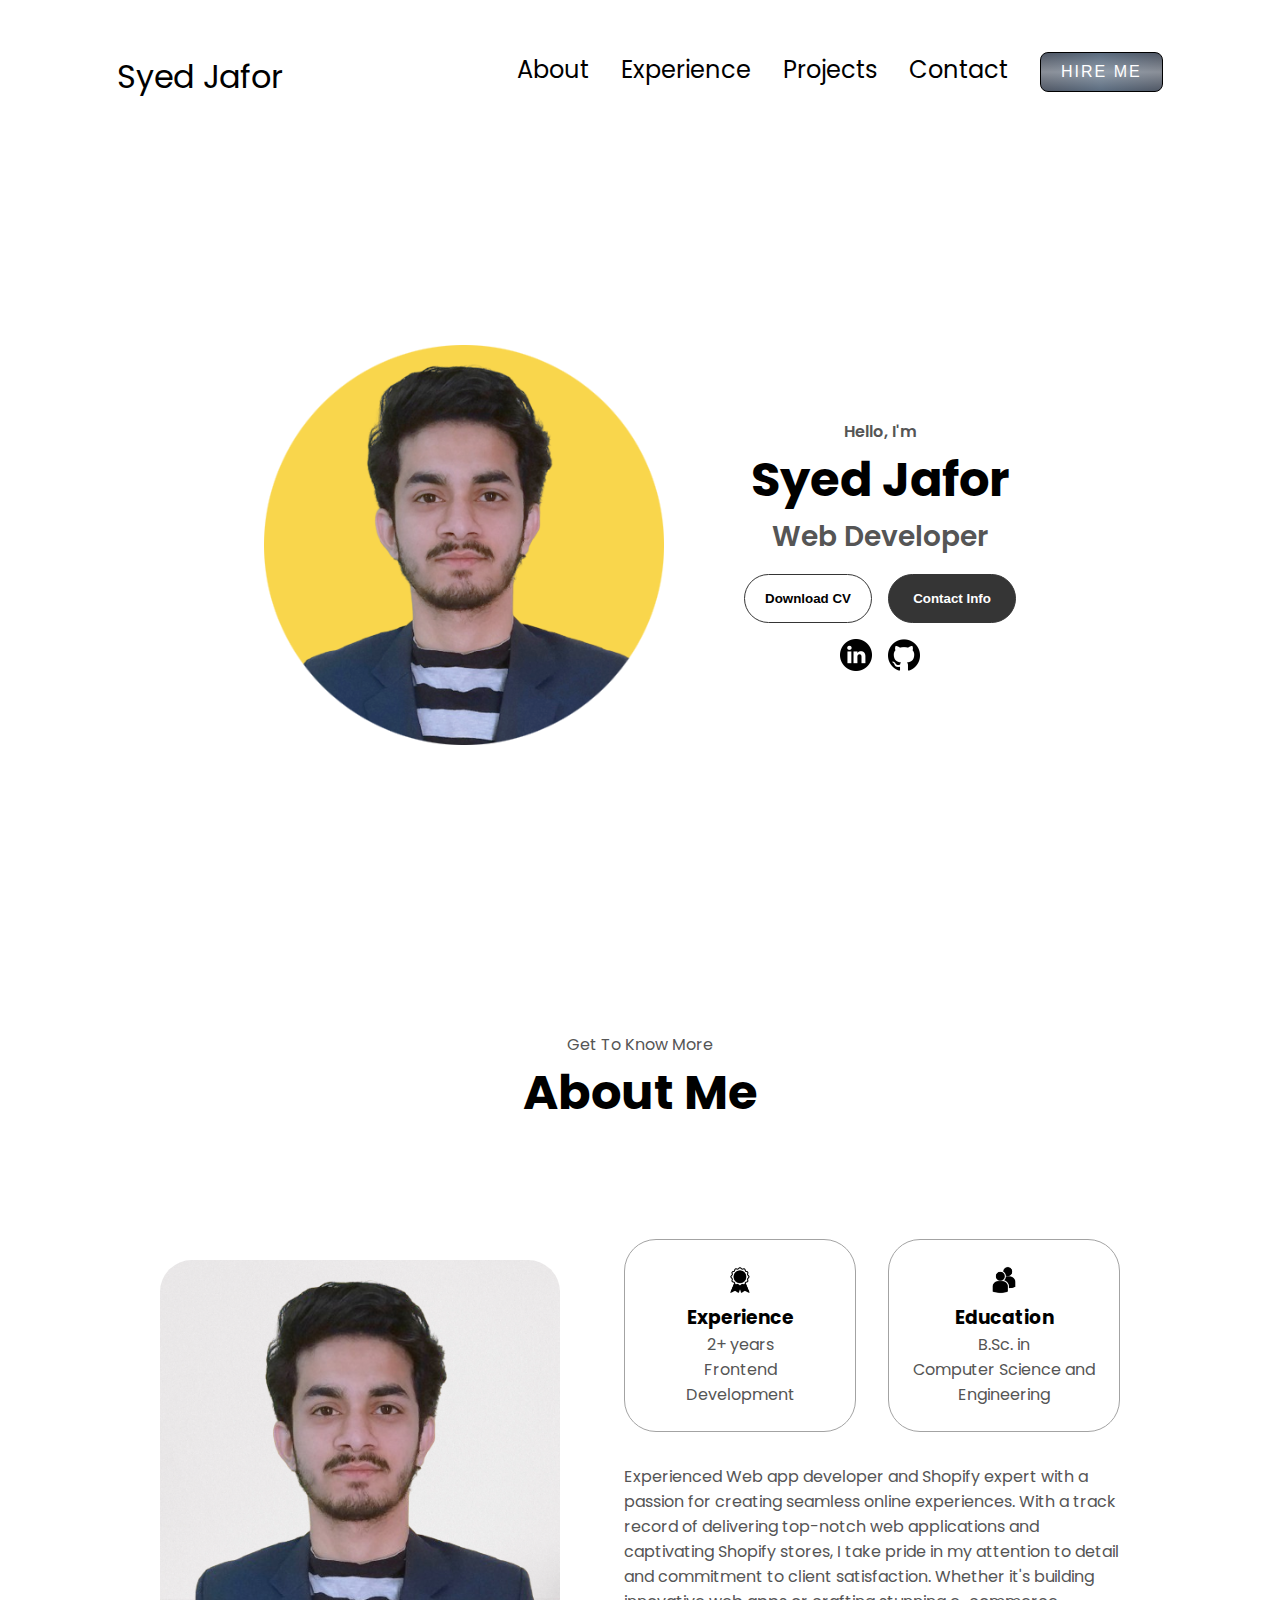
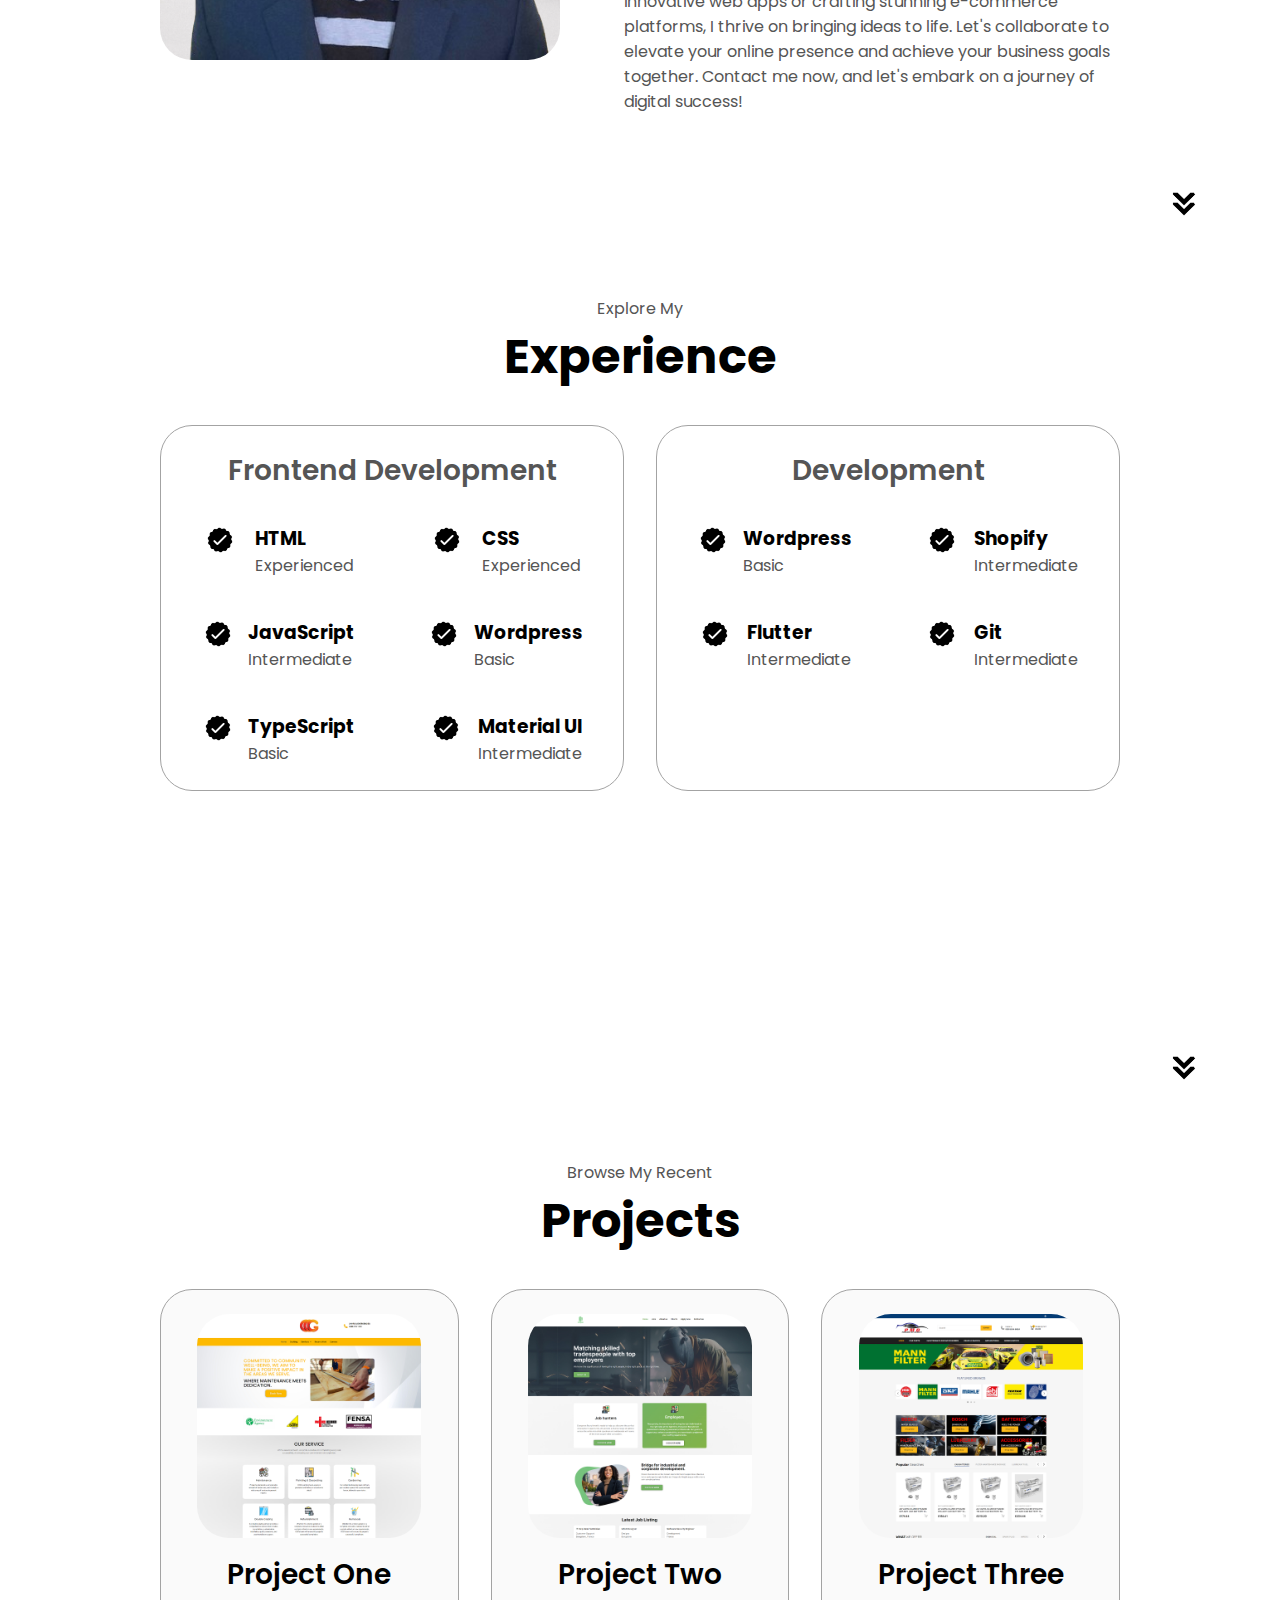
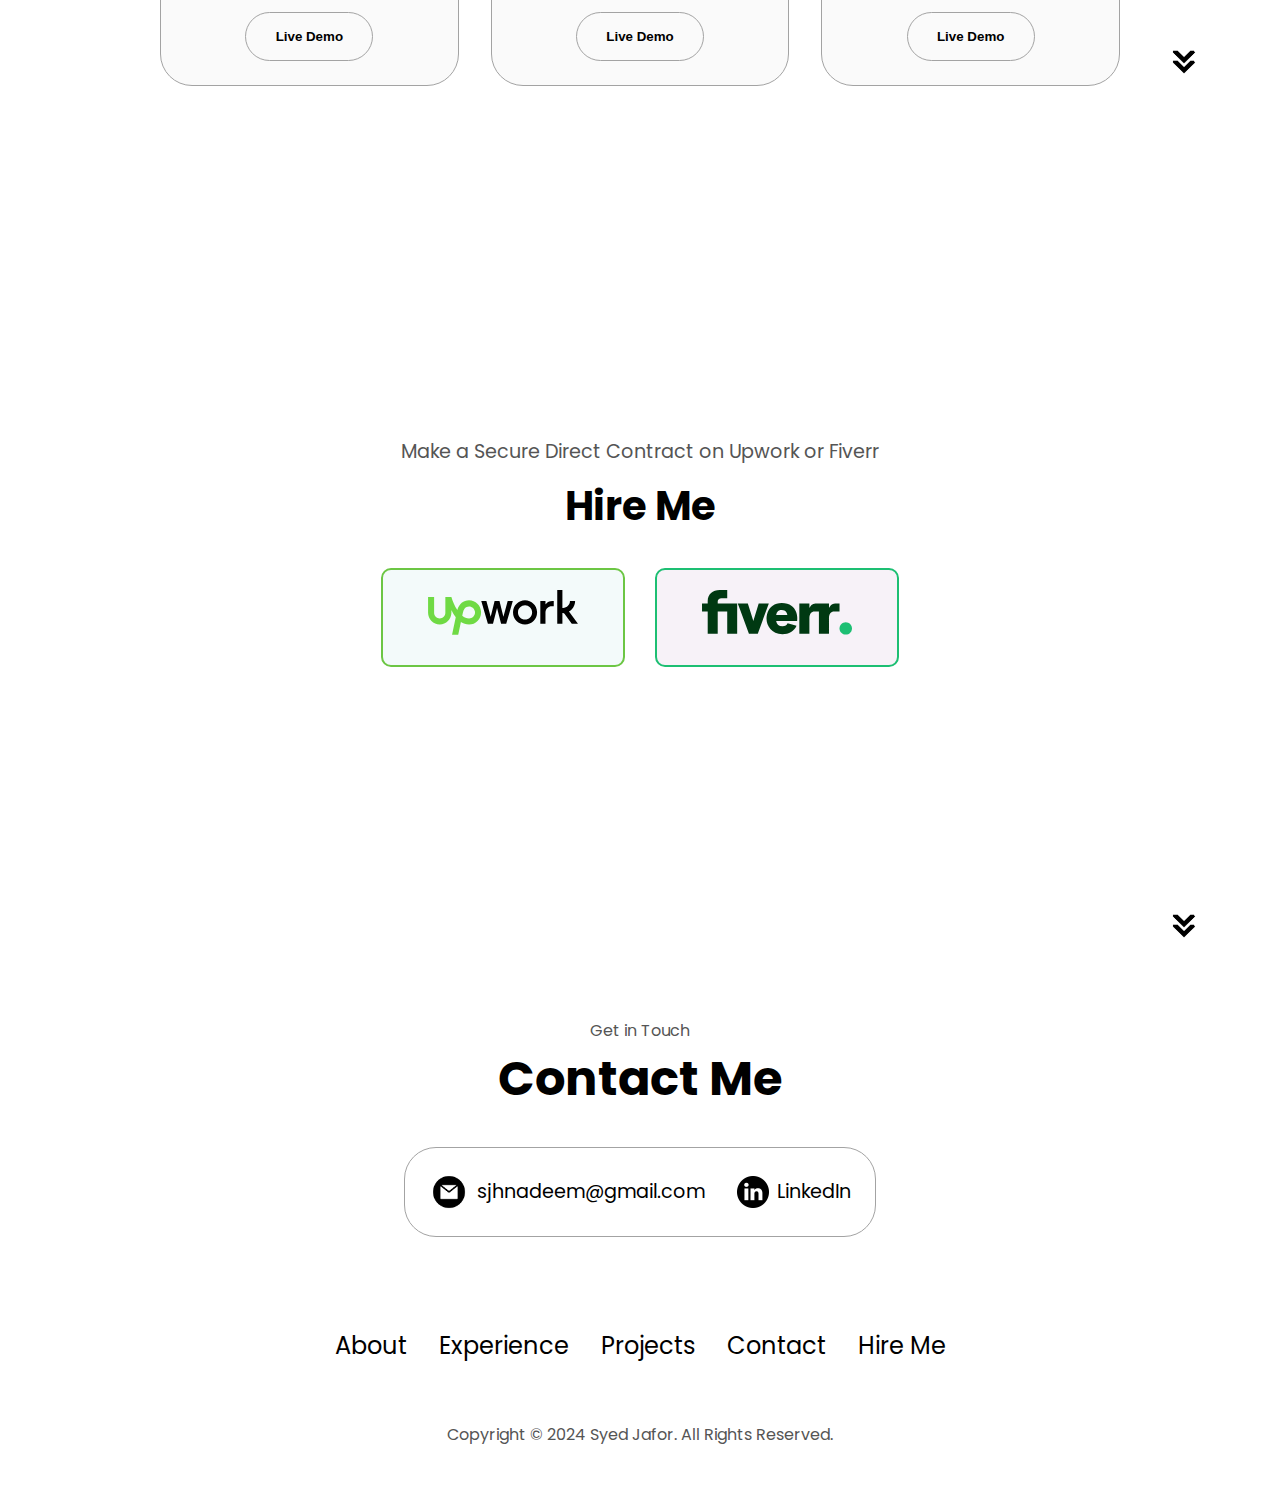
<file: index.html>
<!DOCTYPE html>
<html lang="en">
  <head>
    <meta charset="UTF-8" />
    <meta http-equiv="X-UA-Compatible" content="IE=edge" />
    <meta name="viewport" content="width=device-width, initial-scale=1.0" />
    <title>My Portfolio</title>
    <link rel="stylesheet" href="style.css" />
    <link rel="stylesheet" href="mediaqueries.css" />
  </head>
  <body>
    <nav id="desktop-nav">
      <div class="logo">Syed Jafor</div>
      <div>
        <ul class="nav-links">
          <li><a href="#about">About</a></li>
          <li><a href="#experience">Experience</a></li>
          <li><a href="#projects">Projects</a></li>
          <li><a href="#contact">Contact</a></li>
          <li><a href="#hire" class="hire-me-btn">Hire Me</a></li>
          </li>
        </ul>
      </div>
    </nav>
    <nav id="hamburger-nav">
      <div class="logo">Syed Jafor</div>
      <div class="hamburger-menu">
        <div class="hamburger-icon" onclick="toggleMenu()">
          <span></span>
          <span></span>
          <span></span>
        </div>
        <div class="menu-links">
          <li><a href="#about" onclick="toggleMenu()">About</a></li>
          <li><a href="#experience" onclick="toggleMenu()">Experience</a></li>
          <li><a href="#projects" onclick="toggleMenu()">Projects</a></li>
          <li><a href="#contact" onclick="toggleMenu()">Contact</a></li>
          <li><a href="#hire" class="hire-me-btn" onclick="toggleMenu()">Hire Me</a></li>
        </div>
      </div>
    </nav>
    <section id="profile">
      <div class="section__pic-container">
        <img
          src="./assets/profile-pic-syedjafor.png"
          alt="John Doe profile picture"
        />
      </div>
      <div class="section__text">
        <p class="section__text__p1">Hello, I'm</p>
        <h1 class="title">Syed Jafor</h1>
        <p class="section__text__p2">Web Developer</p>
        <div class="btn-container">
          <button
            class="btn btn-color-2"
            onclick="window.open('./assets/Syed_Jafor Hussain_Resume_Final.pdf')"
          >
            Download CV
          </button>
          <button class="btn btn-color-1" onclick="location.href='./#contact'">
            Contact Info
          </button>
        </div>
        <div id="socials-container">
          <img
            src="./assets/linkedin.png"
            alt="My LinkedIn profile"
            class="icon"
            onclick="location.href='https://www.linkedin.com/in/syedjafor/'"
          />
          <img
            src="./assets/github.png"
            alt="My Github profile"
            class="icon"
            onclick="location.href='https://github.com/sjhnadeem'"
          />
        </div>
      </div>
    </section>
    <section id="about">
      <p class="section__text__p1">Get To Know More</p>
      <h1 class="title">About Me</h1>
      <div class="section-container">
        <div class="section__pic-container">
          <img
            src="./assets/about-1.png"
            alt="Profile picture"
            class="about-pic"
          />
        </div>
        <div class="about-details-container">
          <div class="about-containers">
            <div class="details-container">
              <img
                src="./assets/experience.png"
                alt="Experience icon"
                class="icon"
              />
              <h3>Experience</h3>
              <p>2+ years <br />Frontend Development</p>
            </div>
            <div class="details-container">
              <img
                src="./assets/education.png"
                alt="Education icon"
                class="icon"
              />
              <h3>Education</h3>
              <p>B.Sc. in <br />Computer Science and Engineering</p>
            </div>
          </div>
          <div class="text-container">
            <p>
              Experienced Web app developer and Shopify expert with a passion
              for creating seamless online experiences. With a track record of
              delivering top-notch web applications and captivating Shopify
              stores, I take pride in my attention to detail and commitment to
              client satisfaction. Whether it's building innovative web apps or
              crafting stunning e-commerce platforms, I thrive on bringing ideas
              to life. Let's collaborate to elevate your online presence and
              achieve your business goals together. Contact me now, and let's
              embark on a journey of digital success!
            </p>
          </div>
        </div>
      </div>
      <img
        src="./assets/arrow.png"
        alt="Arrow icon"
        class="icon arrow"
        onclick="location.href='./#experience'"
      />
    </section>
    <section id="experience">
      <p class="section__text__p1">Explore My</p>
      <h1 class="title">Experience</h1>
      <div class="experience-details-container">
        <div class="about-containers">
          <div class="details-container">
            <h2 class="experience-sub-title">Frontend Development</h2>
            <div class="article-container">
              <article>
                <img
                  src="./assets/checkmark.png"
                  alt="Experience icon"
                  class="icon"
                />
                <div>
                  <h3>HTML</h3>
                  <p>Experienced</p>
                </div>
              </article>
              <article>
                <img
                  src="./assets/checkmark.png"
                  alt="Experience icon"
                  class="icon"
                />
                <div>
                  <h3>CSS</h3>
                  <p>Experienced</p>
                </div>
              </article>
              <article>
                <img
                  src="./assets/checkmark.png"
                  alt="Experience icon"
                  class="icon"
                />
                <div>
                  <h3>JavaScript</h3>
                  <p>Intermediate</p>
                </div>
              </article>
              <article>
                <img
                  src="./assets/checkmark.png"
                  alt="Experience icon"
                  class="icon"
                />
                <div>
                  <h3>Wordpress</h3>
                  <p>Basic</p>
                </div>
              </article>
              <article>
                <img
                  src="./assets/checkmark.png"
                  alt="Experience icon"
                  class="icon"
                />
                <div>
                  <h3>TypeScript</h3>
                  <p>Basic</p>
                </div>
              </article>
              <article>
                <img
                  src="./assets/checkmark.png"
                  alt="Experience icon"
                  class="icon"
                />
                <div>
                  <h3>Material UI</h3>
                  <p>Intermediate</p>
                </div>
              </article>
            </div>
          </div>
          <div class="details-container">
            <h2 class="experience-sub-title">Development</h2>
            <div class="article-container">
              <article>
                <img
                  src="./assets/checkmark.png"
                  alt="Experience icon"
                  class="icon"
                />
                <div>
                  <h3>Wordpress</h3>
                  <p>Basic</p>
                </div>
              </article>
              <article>
                <img
                  src="./assets/checkmark.png"
                  alt="Experience icon"
                  class="icon"
                />
                <div>
                  <h3>Shopify</h3>
                  <p>Intermediate</p>
                </div>
              </article>
              <article>
                <img
                  src="./assets/checkmark.png"
                  alt="Experience icon"
                  class="icon"
                />
                <div>
                  <h3>Flutter</h3>
                  <p>Intermediate</p>
                </div>
              </article>
              <article>
                <img
                  src="./assets/checkmark.png"
                  alt="Experience icon"
                  class="icon"
                />
                <div>
                  <h3>Git</h3>
                  <p>Intermediate</p>
                </div>
              </article>
            </div>
          </div>
        </div>
      </div>
      <img
        src="./assets/arrow.png"
        alt="Arrow icon"
        class="icon arrow"
        onclick="location.href='./#projects'"
      />
    </section>
    <section id="projects">
      <p class="section__text__p1">Browse My Recent</p>
      <h1 class="title">Projects</h1>
      <div class="experience-details-container">
        <div class="about-containers">
          <div class="details-container color-container">
            <div class="article-container">
              <img
                src="./assets/project-1.jpg"
                alt="Project 1"
                class="project-img"
              />
            </div>
            <h2 class="experience-sub-title project-title">Project One</h2>
            <div class="btn-container">
              <button
                class="btn btn-color-2 project-btn"
                onclick="location.href='https://constructivecapitalgroup.co.uk/'"
              >
                Live Demo
              </button>
            </div>
          </div>
          <div class="details-container color-container">
            <div class="article-container">
              <img
                src="./assets/project-2.jpg"
                alt="Project 2"
                class="project-img"
              />
            </div>
            <h2 class="experience-sub-title project-title">Project Two</h2>
            <div class="btn-container">
              <button
                class="btn btn-color-2 project-btn"
                onclick="location.href='https://evergreenrecruitment.co.uk/'"
              >
                Live Demo
              </button>
            </div>
          </div>
          <div class="details-container color-container">
            <div class="article-container">
              <img
                src="./assets/project-3.jpg"
                alt="Project 3"
                class="project-img"
              />
            </div>
            <h2 class="experience-sub-title project-title">Project Three</h2>
            <div class="btn-container">
              <button
                class="btn btn-color-2 project-btn"
                onclick="location.href='https://partmasterdirect.com/'"
              >
                Live Demo
              </button>
            </div>
          </div>
        </div>
      </div>

      <img
        src="./assets/arrow.png"
        alt="Arrow icon"
        class="icon arrow"
        onclick="location.href='./#hire'"
      />
    </section>
    <section id="hire">
  <p class="section__text__p1">Make a Secure Direct Contract on Upwork or Fiverr</p>
  <h1 class="title">Hire Me</h1>
  
  <div class="info-upper-container">
    <!-- Upwork Section -->
    <a href="https://shorturl.at/X0ENa" class="info-container upwork" target="_blank">
      <img src="./assets/upwork.svg" alt="Upwork icon" class="icon" />
    </a>

    <!-- Fiverr Section -->
    <a href="https://www.fiverr.com/syedjafor" class="info-container fiverr" target="_blank">
      <img src="./assets/fiverr-2.svg" alt="Fiverr icon" class="icon" />
    </a>
  </div>
  <img
        src="./assets/arrow.png"
        alt="Arrow icon"
        class="icon arrow"
        onclick="location.href='./#contact'"
      />
</section>
<section id="contact">
      <p class="section__text__p1">Get in Touch</p>
      <h1 class="title">Contact Me</h1>
      <div class="contact-info-upper-container">
        <div class="contact-info-container">
          <img
            src="./assets/email.png"
            alt="Email icon"
            class="icon contact-icon email-icon"
          />
          <p><a href="mailto:sjhnadeem@gmail.com">sjhnadeem@gmail.com</a></p>
        </div>
        <div class="contact-info-container">
          <img
            src="./assets/linkedin.png"
            alt="LinkedIn icon"
            class="icon contact-icon"
          />
          <p><a href="https://www.linkedin.com/in/syedjafor/">LinkedIn</a></p>
        </div>
      </div>
    </section>
    <footer>
      <nav>
        <div class="nav-links-container">
          <ul class="nav-links">
            <li><a href="#about">About</a></li>
            <li><a href="#experience">Experience</a></li>
            <li><a href="#projects">Projects</a></li>
            <li><a href="#contact">Contact</a></li>
             <li><a href="#hire" >Hire Me</a></li>
          </ul>
        </div>
      </nav>
      <p>Copyright &#169; 2024 Syed Jafor. All Rights Reserved.</p>
    </footer>
    <script src="script.js"></script>
  </body>
</html>
</file>
<file: style.css>
/* GENERAL */

@import url("https://fonts.googleapis.com/css2?family=Poppins:wght@300;400;500;600&display=swap");

* {
  margin: 0;
  padding: 0;
}

body {
  font-family: "Poppins", sans-serif;
}

html {
  scroll-behavior: smooth;
}

p {
  color: rgb(85, 85, 85);
}

/* TRANSITION */

a,
.btn {
  transition: all 300ms ease;
}

/* hire me btn */
.hire-me-btn {
  /* Button color */
  color: #fff; /* Text color */
  padding: 10px 20px; /* Padding */
  border: none; /* Remove border */
  border-radius: 5px; /* Rounded corners */
  font-size: 16px; /* Font size */
  cursor: pointer; /* Pointer on hover */
  position: relative; /* Required for absolute positioning of glow */
  outline: none; /* Remove outline */
  transition: transform 0.2s; /* Smooth transformation */
}

/* Glowing effect */
.hire-me-btn {
  position: relative;
  display: inline-block;
  padding: 10px 20px;
  color: #fff;
  text-transform: uppercase;
  text-decoration: none;
  font-family: sans-serif;
  font-size: 16px;
  letter-spacing: 2px;
  background: linear-gradient(to left, #141e30 0%, #243b55 51%, #141e30 100%);
  border-radius: 8px;
  border: 1px solid #000;
  overflow: hidden;
  transition: 0.5s;
}

.hire-me-btn:hover {
  color: #fff;
  background: #000;
  box-shadow: 0 0 25px #ff005e, 0 0 50px #ff005e, 0 0 100px #ff005e;
  transition-delay: 0s;
}

.hire-me-btn:before {
  content: "";
  position: absolute;
  top: -50%;
  left: -50%;
  width: 200%;
  height: 200%;
  background: linear-gradient(
    0deg,
    transparent,
    rgba(255, 255, 255, 0.5),
    transparent
  );
  transform-origin: bottom right;
  animation: animate 2s linear infinite;
}

@keyframes animate {
  0% {
    transform: rotate(0deg);
  }
  100% {
    transform: rotate(360deg);
  }
}

/*Hire btn end/*
/* DESKTOP NAV */

nav,
.nav-links {
  display: flex;
}

nav {
  justify-content: space-around;
  align-items: center;
  height: 17vh;
}

.nav-links {
  gap: 2rem;
  list-style: none;
  font-size: 1.5rem;
}

a {
  color: black;
  text-decoration: none;
  text-decoration-color: white;
}

a:hover {
  color: grey;
  text-decoration: underline;
  text-underline-offset: 1rem;
  text-decoration-color: rgb(181, 181, 181);
}

.logo {
  font-size: 2rem;
}

.logo:hover {
  cursor: default;
}

/* HAMBURGER MENU */

#hamburger-nav {
  display: none;
}

.hamburger-menu {
  position: relative;
  display: inline-block;
}

.hamburger-icon {
  display: flex;
  flex-direction: column;
  justify-content: space-between;
  height: 24px;
  width: 30px;
  cursor: pointer;
}

.hamburger-icon span {
  width: 100%;
  height: 2px;
  background-color: black;
  transition: all 0.3 ease-in-out;
}

.menu-links {
  position: absolute;
  top: 100%;
  right: 0;
  background-color: white;
  width: fit-content;
  max-height: 0;
  overflow: hidden;
  transition: all 0.3 ease-in-out;
}

.menu-links a {
  display: block;
  padding: 10px;
  text-align: center;
  font-size: 1.5rem;
  color: black;
  text-decoration: none;
  transition: all 0.3 ease-in-out;
}

.menu-links li {
  list-style: none;
}

.menu-links.open {
  max-height: 300px;
}

.hamburger-icon.open span:first-child {
  transform: rotate(45deg) translate(10px, 5px);
}

.hamburger-icon.open span:nth-child(2) {
  opacity: 0;
}

.hamburger-icon.open span:last-child {
  transform: rotate(-45deg) translate(10px, -5px);
}

.hamburger-icon span:first-child {
  transform: none;
}

.hamburger-icon span:first-child {
  opacity: 1;
}

.hamburger-icon span:first-child {
  transform: none;
}

/* SECTIONS */

section {
  padding-top: 4vh;
  height: 96vh;
  margin: 0 10rem;
  box-sizing: border-box;
  min-height: fit-content;
}

.section-container {
  display: flex;
}

/* PROFILE SECTION */

#profile {
  display: flex;
  justify-content: center;
  gap: 5rem;
  height: 80vh;
}

.section__pic-container {
  display: flex;
  height: 400px;
  width: 400px;
  margin: auto 0;
}

.section__text {
  align-self: center;
  text-align: center;
}

.section__text p {
  font-weight: 600;
}

.section__text__p1 {
  text-align: center;
}

.section__text__p2 {
  font-size: 1.75rem;
  margin-bottom: 1rem;
}

.title {
  font-size: 3rem;
  text-align: center;
}

#socials-container {
  display: flex;
  justify-content: center;
  margin-top: 1rem;
  gap: 1rem;
}

/* ICONS */

.icon {
  cursor: pointer;
  height: 2rem;
}

/* BUTTONS */

.btn-container {
  display: flex;
  justify-content: center;
  gap: 1rem;
}

.btn {
  font-weight: 600;
  transition: all 300ms ease;
  padding: 1rem;
  width: 8rem;
  border-radius: 2rem;
}

.btn-color-1,
.btn-color-2 {
  border: rgb(53, 53, 53) 0.1rem solid;
}

.btn-color-1:hover,
.btn-color-2:hover {
  cursor: pointer;
}

.btn-color-1,
.btn-color-2:hover {
  background: rgb(53, 53, 53);
  color: white;
}

.btn-color-1:hover {
  background: rgb(0, 0, 0);
}

.btn-color-2 {
  background: none;
}

.btn-color-2:hover {
  border: rgb(255, 255, 255) 0.1rem solid;
}

.btn-container {
  gap: 1rem;
}

/* ABOUT SECTION */

#about {
  position: relative;
}

.about-containers {
  gap: 2rem;
  margin-bottom: 2rem;
  margin-top: 2rem;
}

.about-details-container {
  justify-content: center;
  flex-direction: column;
}

.about-containers,
.about-details-container {
  display: flex;
}

.about-pic {
  border-radius: 2rem;
}

.arrow {
  position: absolute;
  right: -5rem;
  bottom: 2.5rem;
}

.details-container {
  padding: 1.5rem;
  flex: 1;
  background: white;
  border-radius: 2rem;
  border: rgb(53, 53, 53) 0.1rem solid;
  border-color: rgb(163, 163, 163);
  text-align: center;
}

.section-container {
  gap: 4rem;
  height: 80%;
}

.section__pic-container {
  height: 400px;
  width: 400px;
  margin: auto 0;
}

/* EXPERIENCE SECTION */

#experience {
  position: relative;
}

.experience-sub-title {
  color: rgb(85, 85, 85);
  font-weight: 600;
  font-size: 1.75rem;
  margin-bottom: 2rem;
}

.experience-details-container {
  display: flex;
  justify-content: center;
  flex-direction: column;
}

.article-container {
  display: flex;
  text-align: initial;
  flex-wrap: wrap;
  flex-direction: row;
  gap: 2.5rem;
  justify-content: space-around;
}

article {
  display: flex;
  width: 10rem;
  justify-content: space-around;
  gap: 0.5rem;
}

article .icon {
  cursor: default;
}

/* PROJECTS SECTION */

#projects {
  position: relative;
}

.color-container {
  border-color: rgb(163, 163, 163);
  background: rgb(250, 250, 250);
}

.project-img {
  border-radius: 2rem;
  width: 90%;
  height: 90%;
}

.project-title {
  margin: 1rem;
  color: black;
}

.project-btn {
  color: black;
  border-color: rgb(163, 163, 163);
}

/* Hire Me */
#hire {
  position: relative;
  text-align: center;
  display: flex;
  flex-direction: column;
  align-items: center;
  justify-content: center;
}

#hire .section__text__p1 {
  font-size: 1.2em;
  margin-bottom: 10px;
}

#hire .title {
  font-size: 2.5em;
  font-weight: bold;
}

/* Flexbox container for both sections */
#hire .info-upper-container {
  display: flex;
  justify-content: center;
  gap: 30px;
  flex-wrap: wrap; /* Allow wrapping for smaller screens */
  margin: 2rem auto;
}

#hire .info-container {
  display: flex;
  flex-direction: column;
  align-items: center;
  justify-content: center;
  width: 200px;
  padding: 20px;
  border-radius: 10px;
  text-align: center;
  background-color: #f5f5f5;
  transition: transform 0.3s ease, box-shadow 0.3s ease;
  cursor: pointer;
  text-decoration: none;
  color: inherit;
}

#hire .info-container:hover {
  transform: translateY(-5px);
  box-shadow: 0 10px 20px rgba(0, 0, 0, 0.1);
}

#hire .info-container img {
  width: 150px;
  height: auto;
  margin-bottom: 10px;
}

/* Upwork section within #hire */
#hire .upwork {
  background-color: #f3fafa;
  border: 2px solid #6cc644;
}

#hire .upwork:hover {
  background-color: #6cc644;
  color: white;
}

/* Fiverr section within #hire */
#hire .fiverr {
  background-color: #f7f2f8;
  border: 2px solid #1dbf73;
}

#hire .fiverr:hover {
  background-color: #1dbf73;
  color: white;
}

/* CONTACT */

#contact {
  display: flex;
  justify-content: center;
  flex-direction: column;
  height: 70vh;
}

.contact-info-upper-container {
  display: flex;
  justify-content: center;
  border-radius: 2rem;
  border: rgb(53, 53, 53) 0.1rem solid;
  border-color: rgb(163, 163, 163);
  background: (250, 250, 250);
  margin: 2rem auto;
  padding: 0.5rem;
}

.contact-info-container {
  display: flex;
  align-items: center;
  justify-content: center;
  gap: 0.5rem;
  margin: 1rem;
}

.contact-info-container p {
  font-size: larger;
}

.contact-icon {
  cursor: default;
}

.email-icon {
  height: 2.5rem;
}

/* FOOTER SECTION */

footer {
  height: 26vh;
  margin: 0 1rem;
}

footer p {
  text-align: center;
}
</file>
<file: mediaqueries.css>
@media screen and (max-width: 1400px) {
  #profile {
    height: 83vh;
    margin-bottom: 6rem;
  }
  .about-containers {
    flex-wrap: wrap;
  }
  #contact,
  #projects {
    height: fit-content;
  }
}

@media screen and (max-width: 1200px) {
  #desktop-nav {
    display: none;
  }
  #hamburger-nav {
    display: flex;
  }
  #experience,
  .experience-details-container {
    margin-top: 2rem;
  }
  #profile,
  .section-container {
    display: block;
  }
  .arrow {
    display: none;
  }
  section,
  .section-container {
    height: fit-content;
  }
  section {
    margin: 0 5%;
  }
  .section__pic-container {
    width: 275px;
    height: 275px;
    margin: 0 auto 2rem;
  }
  .about-containers {
    margin-top: 0;
  }
}

@media screen and (max-width: 600px) {
  #contact,
  footer {
    height: 40vh;
  }
  #profile {
    height: 83vh;
    margin-bottom: 0;
  }
  article {
    font-size: 1rem;
  }
  footer nav {
    height: fit-content;
    margin-bottom: 2rem;
  }
  .about-containers,
  .contact-info-upper-container,
  .btn-container {
    flex-wrap: wrap;
  }
  .contact-info-container {
    margin: 0;
  }
  .contact-info-container p,
  .nav-links li a {
    font-size: 1rem;
  }
  .experience-sub-title {
    font-size: 1.25rem;
  }
  .logo {
    font-size: 1.5rem;
  }
  .nav-links {
    flex-direction: column;
    gap: 0.5rem;
    text-align: center;
  }
  .section__pic-container {
    width: auto;
    height: 46vw;
    justify-content: center;
  }
  .section__text__p2 {
    font-size: 1.25rem;
  }
  .title {
    font-size: 2rem;
  }
  .text-container {
    text-align: justify;
  }
}
</file>
